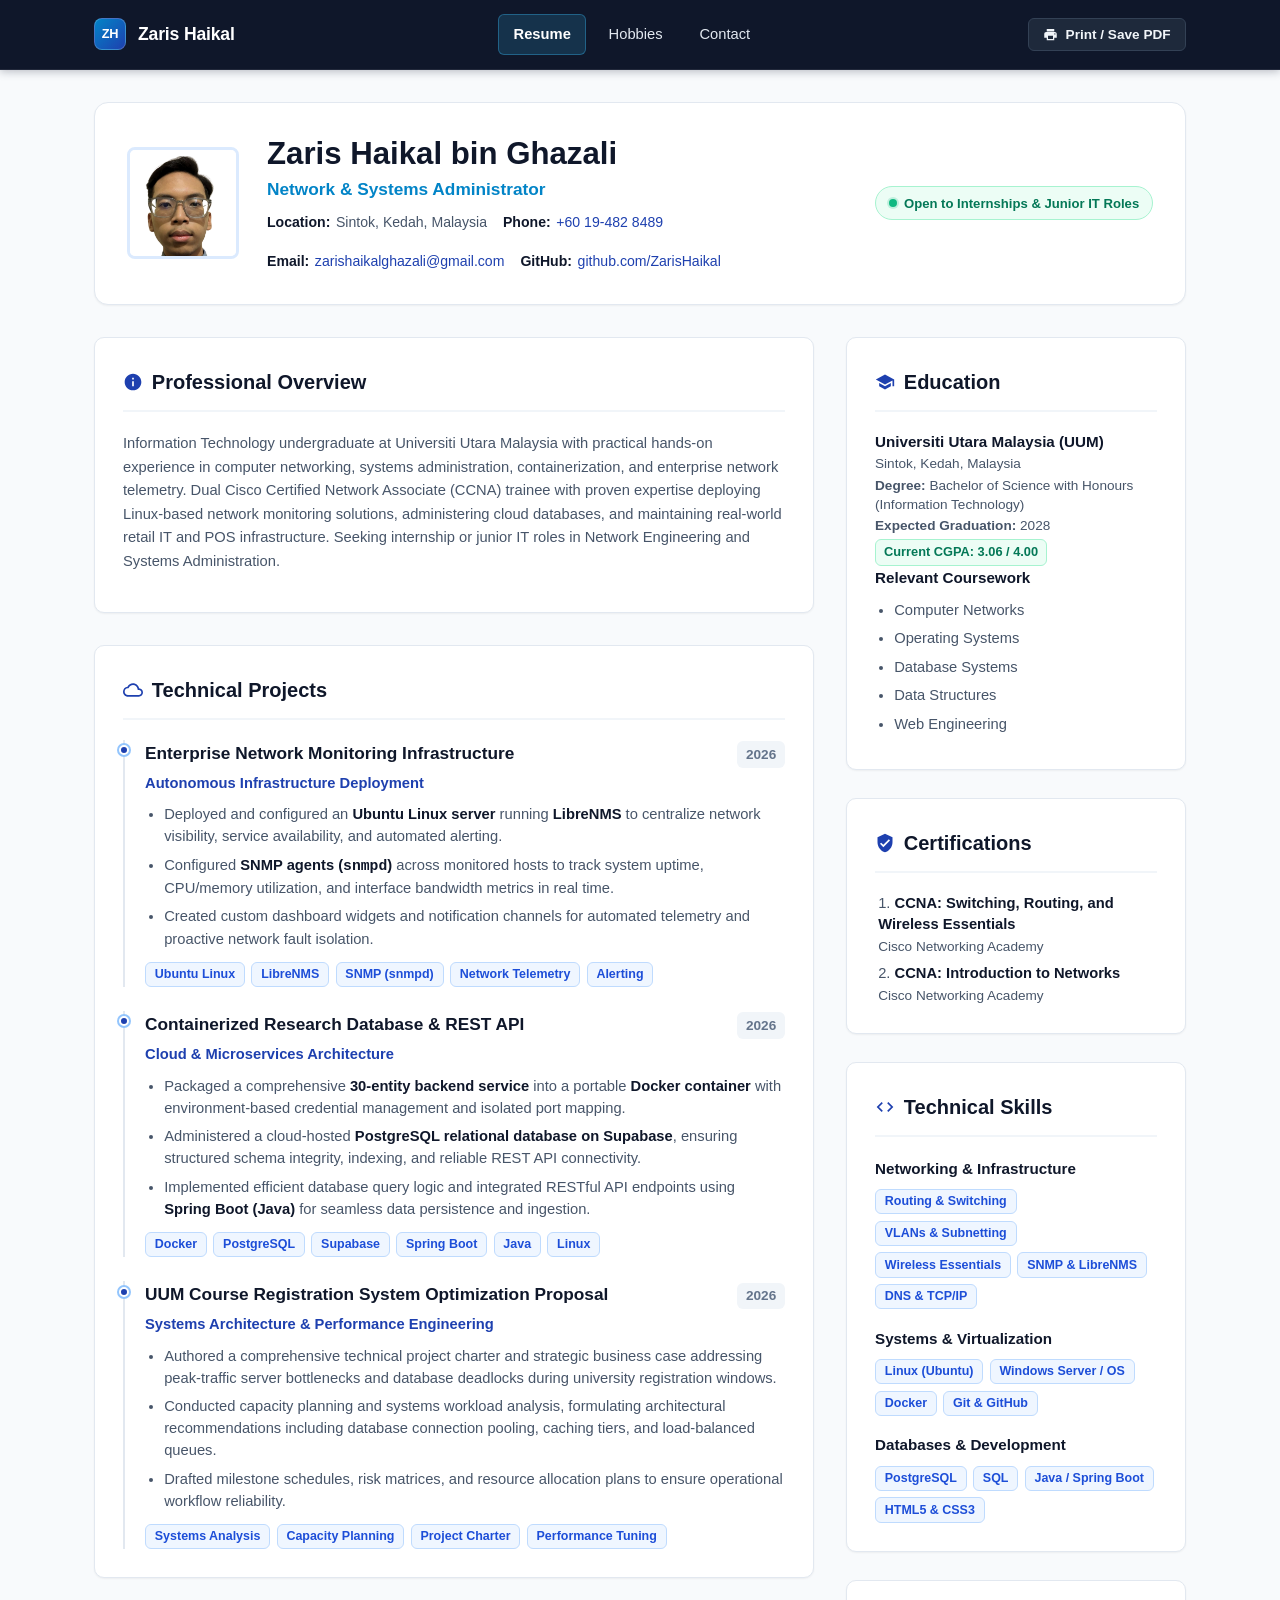
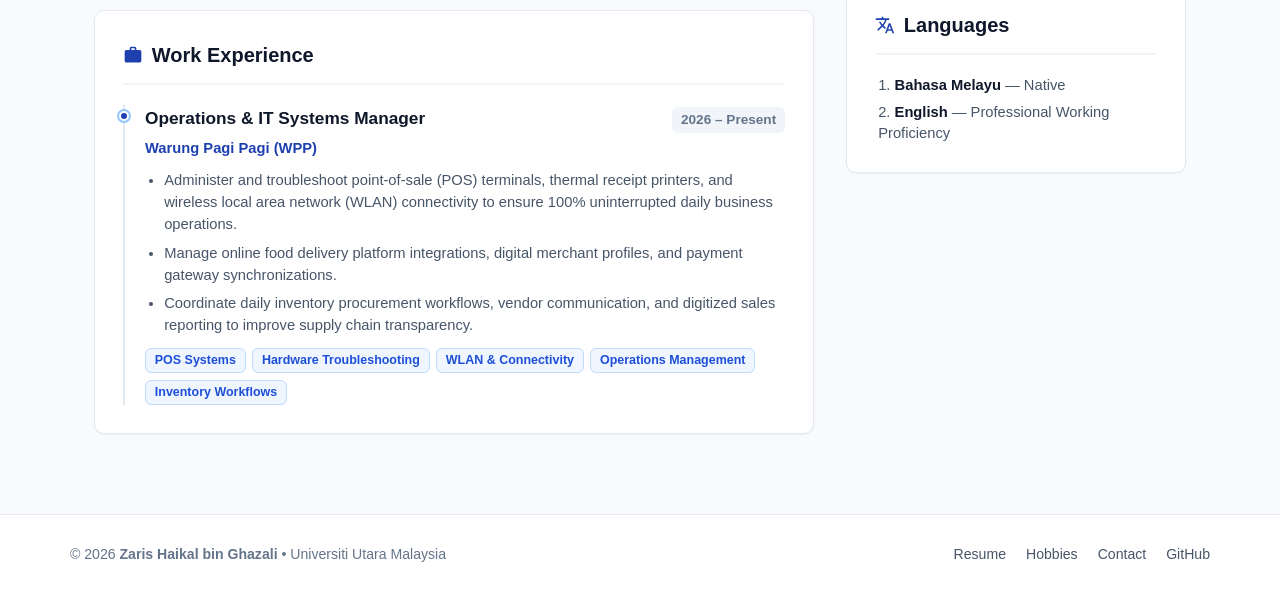
<file: index.html>
<!DOCTYPE html>
<html lang="en" xmlns:C="http://www.w3.org/1999/xhtml">
<head>
  <meta charset="UTF-8">
  <meta name="viewport" content="width=device-width, initial-scale=1.0">
  <meta name="description" content="Resume of Zaris Haikal bin Ghazali - Network & Systems Administrator candidate and IT undergraduate at Universiti Utara Malaysia (UUM).">
  <meta name="author" content="Zaris Haikal bin Ghazali">
  <title>Zaris Haikal bin Ghazali | Network & Systems Administrator Resume</title>
  <link rel="stylesheet" href="style.css">
</head>
<body>

  <!-- Sticky Top Navigation Bar -->
  <nav class="site-nav" aria-label="Main Navigation">
    <div class="nav-container">
      <div class="nav-top-row">
        <a href="index.html" class="nav-brand">
          <span class="nav-brand-badge" aria-hidden="true">ZH</span>
          <span>Zaris Haikal</span>
        </a>
      </div>
      <ul class="nav-links">
        <li><a href="index.html" class="nav-link active" aria-current="page">Resume</a></li>
        <li><a href="hobbies.html" class="nav-link">Hobbies</a></li>
        <li><a href="contact.html" class="nav-link">Contact</a></li>
      </ul>
      <div class="nav-actions">
        <button type="button" class="btn-print" onclick="window.print()" title="Print or save this resume as PDF" aria-label="Print or Save PDF">
          <svg viewBox="0 0 24 24" aria-hidden="true" focusable="false">
            <path d="M19 8H5c-1.66 0-3 1.34-3 3v6h4v4h12v-4h4v-6c0-1.66-1.34-3-3-3zm-3 11H8v-5h8v5zm3-7c-.55 0-1-.45-1-1s.45-1 1-1 1 .45 1 1-.45 1-1 1zm-1-9H6v4h12V3z"/>
          </svg>
          <span>Print / Save PDF</span>
        </button>
      </div>
    </div>
  </nav>

  <div class="page-container">

    <!-- Header Banner Card -->
    <header class="profile-banner">
      <div class="profile-main">
        <div class="avatar-wrapper">
          <img src="profile.jpg" alt="Zaris Haikal bin Ghazali" class="profile-avatar">
        </div>

        <div class="profile-intro">
          <h1>Zaris Haikal bin Ghazali</h1>
          <div class="target-role">Network &amp; Systems Administrator</div>
          <ul class="profile-meta-list">
            <li class="profile-meta-item">
              <strong>Location:</strong> Sintok, Kedah, Malaysia
            </li>
            <li class="profile-meta-item">
              <strong>Phone:</strong> <a href="tel:+60194828489">+60 19-482 8489</a>
            </li>
            <li class="profile-meta-item">
              <strong>Email:</strong> <a href="mailto:zarishaikalghazali@gmail.com">zarishaikalghazali@gmail.com</a>
            </li>
            <li class="profile-meta-item">
              <strong>GitHub:</strong> <a href="https://github.com/ZarisHaikal" target="_blank" rel="noopener noreferrer">github.com/ZarisHaikal</a>
            </li>
          </ul>
        </div>
      </div>

      <div class="profile-banner-actions">
        <span class="status-badge">
          <span class="status-dot"></span>
          Open to Internships &amp; Junior IT Roles
        </span>
      </div>
    </header>

    <!-- Two-Column Grid Layout: Main Content (Left) & Sidebar (Right) -->
    <div class="resume-grid">

      <!-- Left Column: Main Resume Content -->
      <main class="resume-main">

        <!-- Professional Summary Section -->
        <section class="card" aria-labelledby="summary-heading">
          <h2 id="summary-heading" class="card-title">
            <svg class="card-title-icon" viewBox="0 0 24 24" fill="currentColor" aria-hidden="true">
              <path d="M12 2C6.48 2 2 6.48 2 12s4.48 10 10 10 10-4.48 10-10S17.52 2 12 2zm1 15h-2v-6h2v6zm0-8h-2V7h2v2z"/>
            </svg>
            Professional Overview
          </h2>
          <p class="timeline-description">
            Information Technology undergraduate at Universiti Utara Malaysia with practical hands-on experience in computer networking, systems administration, containerization, and enterprise network telemetry. Dual Cisco Certified Network Associate (CCNA) trainee with proven expertise deploying Linux-based network monitoring solutions, administering cloud databases, and maintaining real-world retail IT and POS infrastructure. Seeking internship or junior IT roles in Network Engineering and Systems Administration.
          </p>
        </section>

        <!-- Technical Projects Section -->
        <section class="card" aria-labelledby="projects-heading">
          <h2 id="projects-heading" class="card-title">
            <svg class="card-title-icon" viewBox="0 0 24 24" fill="currentColor" aria-hidden="true">
              <path d="M19.35 10.04C18.67 6.59 15.64 4 12 4 9.11 4 6.6 5.64 5.35 8.04 2.34 8.36 0 10.91 0 14c0 3.31 2.69 6 6 6h13c2.76 0 5-2.24 5-5 0-2.64-2.05-4.78-4.65-4.96zM19 18H6c-2.21 0-4-1.79-4-4 0-2.05 1.53-3.76 3.56-3.97l1.07-.11.5-.95C8.08 7.14 9.94 6 12 6c2.62 0 4.88 1.86 5.39 4.43l.3 1.5 1.53.11c1.56.1 2.78 1.41 2.78 2.96 0 1.65-1.35 3-3 3z"/>
            </svg>
            Technical Projects
          </h2>

          <div class="timeline-list">

            <!-- Project 1 -->
            <article class="timeline-item">
              <div class="timeline-header">
                <h3 class="timeline-title">Enterprise Network Monitoring Infrastructure</h3>
                <span class="timeline-date">2026</span>
              </div>
              <div class="timeline-org">Autonomous Infrastructure Deployment</div>
              <ul class="timeline-bullets">
                <li>Deployed and configured an <strong>Ubuntu Linux server</strong> running <strong>LibreNMS</strong> to centralize network visibility, service availability, and automated alerting.</li>
                <li>Configured <strong>SNMP agents (<code>snmpd</code>)</strong> across monitored hosts to track system uptime, CPU/memory utilization, and interface bandwidth metrics in real time.</li>
                <li>Created custom dashboard widgets and notification channels for automated telemetry and proactive network fault isolation.</li>
              </ul>
              <div class="tag-group">
                <span class="tag">Ubuntu Linux</span>
                <span class="tag">LibreNMS</span>
                <span class="tag">SNMP (snmpd)</span>
                <span class="tag">Network Telemetry</span>
                <span class="tag">Alerting</span>
              </div>
            </article>

            <!-- Project 2 -->
            <article class="timeline-item">
              <div class="timeline-header">
                <h3 class="timeline-title">Containerized Research Database &amp; REST API</h3>
                <span class="timeline-date">2026</span>
              </div>
              <div class="timeline-org">Cloud &amp; Microservices Architecture</div>
              <ul class="timeline-bullets">
                <li>Packaged a comprehensive <strong>30-entity backend service</strong> into a portable <strong>Docker container</strong> with environment-based credential management and isolated port mapping.</li>
                <li>Administered a cloud-hosted <strong>PostgreSQL relational database on Supabase</strong>, ensuring structured schema integrity, indexing, and reliable REST API connectivity.</li>
                <li>Implemented efficient database query logic and integrated RESTful API endpoints using <strong>Spring Boot (Java)</strong> for seamless data persistence and ingestion.</li>
              </ul>
              <div class="tag-group">
                <span class="tag">Docker</span>
                <span class="tag">PostgreSQL</span>
                <span class="tag">Supabase</span>
                <span class="tag">Spring Boot</span>
                <span class="tag">Java</span>
                <span class="tag">Linux</span>
              </div>
            </article>

            <!-- Project 3 -->
            <article class="timeline-item">
              <div class="timeline-header">
                <h3 class="timeline-title">UUM Course Registration System Optimization Proposal</h3>
                <span class="timeline-date">2026</span>
              </div>
              <div class="timeline-org">Systems Architecture &amp; Performance Engineering</div>
              <ul class="timeline-bullets">
                <li>Authored a comprehensive technical project charter and strategic business case addressing peak-traffic server bottlenecks and database deadlocks during university registration windows.</li>
                <li>Conducted capacity planning and systems workload analysis, formulating architectural recommendations including database connection pooling, caching tiers, and load-balanced queues.</li>
                <li>Drafted milestone schedules, risk matrices, and resource allocation plans to ensure operational workflow reliability.</li>
              </ul>
              <div class="tag-group">
                <span class="tag">Systems Analysis</span>
                <span class="tag">Capacity Planning</span>
                <span class="tag">Project Charter</span>
                <span class="tag">Performance Tuning</span>
              </div>
            </article>

          </div>
        </section>

        <!-- Work Experience Section -->
        <section class="card" aria-labelledby="experience-heading">
          <h2 id="experience-heading" class="card-title">
            <svg class="card-title-icon" viewBox="0 0 24 24" fill="currentColor" aria-hidden="true">
              <path d="M20 6h-4V4c0-1.11-.89-2-2-2h-4c-1.11 0-2 .89-2 2v2H4c-1.11 0-1.99.89-1.99 2L2 19c0 1.11.89 2 2 2h16c1.11 0 2-.89 2-2V8c0-1.11-.89-2-2-2zm-6 0h-4V4h4v2z"/>
            </svg>
            Work Experience
          </h2>

          <div class="timeline-list">
            <article class="timeline-item">
              <div class="timeline-header">
                <h3 class="timeline-title">Operations &amp; IT Systems Manager</h3>
                <span class="timeline-date">2026 – Present</span>
              </div>
              <div class="timeline-org">Warung Pagi Pagi (WPP)</div>
              <ul class="timeline-bullets">
                <li>Administer and troubleshoot point-of-sale (POS) terminals, thermal receipt printers, and wireless local area network (WLAN) connectivity to ensure 100% uninterrupted daily business operations.</li>
                <li>Manage online food delivery platform integrations, digital merchant profiles, and payment gateway synchronizations.</li>
                <li>Coordinate daily inventory procurement workflows, vendor communication, and digitized sales reporting to improve supply chain transparency.</li>
              </ul>
              <div class="tag-group">
                <span class="tag">POS Systems</span>
                <span class="tag">Hardware Troubleshooting</span>
                <span class="tag">WLAN &amp; Connectivity</span>
                <span class="tag">Operations Management</span>
                <span class="tag">Inventory Workflows</span>
              </div>
            </article>
          </div>
        </section>

      </main>

      <!-- Right Column: Sidebar (Education, Certifications, Skills, Languages) -->
      <aside class="resume-sidebar" aria-label="Candidate Credentials and Skills">

        <!-- Education Card -->
        <section class="card" aria-labelledby="education-heading">
          <h2 id="education-heading" class="card-title">
            <svg class="card-title-icon" viewBox="0 0 24 24" fill="currentColor" aria-hidden="true">
              <path d="M5 13.18v4L12 21l7-3.82v-4L12 17l-7-3.82zM12 3L1 9l11 6 9-4.91V17h2V9L12 3z"/>
            </svg>
            Education
          </h2>
          <ul class="sidebar-list">
            <li>
              <div class="sidebar-item-header">Universiti Utara Malaysia (UUM)</div>
              <div class="sidebar-item-sub">Sintok, Kedah, Malaysia</div>
              <div class="sidebar-item-sub"><strong>Degree:</strong> Bachelor of Science with Honours (Information Technology)</div>
              <div class="sidebar-item-sub"><strong>Expected Graduation:</strong> 2028</div>
              <div><span class="sidebar-meta-tag">Current CGPA: 3.06 / 4.00</span></div>
            </li>
          </ul>

          <h3 class="card-subtitle">Relevant Coursework</h3>
          <ul class="timeline-bullets" style="margin-bottom: 0;">
            <li>Computer Networks</li>
            <li>Operating Systems</li>
            <li>Database Systems</li>
            <li>Data Structures</li>
            <li>Web Engineering</li>
          </ul>
        </section>

        <!-- Certifications Card -->
        <section class="card" aria-labelledby="certifications-heading">
          <h2 id="certifications-heading" class="card-title">
            <svg class="card-title-icon" viewBox="0 0 24 24" fill="currentColor" aria-hidden="true">
              <path d="M12 1L3 5v6c0 5.55 3.84 10.74 9 12 5.16-1.26 9-6.45 9-12V5l-9-4zm-2 16l-4-4 1.41-1.41L10 14.17l6.59-6.59L18 9l-8 8z"/>
            </svg>
            Certifications
          </h2>
          <ol class="styled-ol">
            <li>
              <strong>CCNA: Switching, Routing, and Wireless Essentials</strong>
              <div class="sidebar-item-sub">Cisco Networking Academy</div>
            </li>
            <li>
              <strong>CCNA: Introduction to Networks</strong>
              <div class="sidebar-item-sub">Cisco Networking Academy</div>
            </li>
          </ol>
        </section>

        <!-- Technical Skills Card -->
        <section class="card" aria-labelledby="skills-heading">
          <h2 id="skills-heading" class="card-title">
            <svg class="card-title-icon" viewBox="0 0 24 24" fill="currentColor" aria-hidden="true">
              <path d="M9.4 16.6L4.8 12l4.6-4.6L8 6l-6 6 6 6 1.4-1.4zm5.2 0l4.6-4.6-4.6-4.6L16 6l6 6-6 6-1.4-1.4z"/>
            </svg>
            Technical Skills
          </h2>

          <h3 class="card-subtitle">Networking &amp; Infrastructure</h3>
          <div class="tag-group">
            <span class="tag">Routing &amp; Switching</span>
            <span class="tag">VLANs &amp; Subnetting</span>
            <span class="tag">Wireless Essentials</span>
            <span class="tag">SNMP &amp; LibreNMS</span>
            <span class="tag">DNS &amp; TCP/IP</span>
          </div>

          <h3 class="card-subtitle">Systems &amp; Virtualization</h3>
          <div class="tag-group">
            <span class="tag">Linux (Ubuntu)</span>
            <span class="tag">Windows Server / OS</span>
            <span class="tag">Docker</span>
            <span class="tag">Git &amp; GitHub</span>
          </div>

          <h3 class="card-subtitle">Databases &amp; Development</h3>
          <div class="tag-group">
            <span class="tag">PostgreSQL</span>
            <span class="tag">SQL</span>
            <span class="tag">Java / Spring Boot</span>
            <span class="tag">HTML5 &amp; CSS3</span>
          </div>
        </section>

        <!-- Languages Card -->
        <section class="card" aria-labelledby="languages-heading">
          <h2 id="languages-heading" class="card-title">
            <svg class="card-title-icon" viewBox="0 0 24 24" fill="currentColor" aria-hidden="true">
              <path d="M12.87 15.07l-2.54-2.51.03-.03c1.74-1.94 2.98-4.17 3.71-6.53H17V4h-7V2H8v2H1v1.99h11.17C11.5 7.92 10.44 9.75 9 11.35 8.07 10.32 7.3 9.19 6.69 8h-2c.73 1.63 1.73 3.17 2.98 4.56l-5.09 5.02L4 19l5-5 3.11 3.11.76-2.04zM18.5 10h-2L12 22h2l1.12-3h4.75L21 22h2l-4.5-12zm-2.62 7l1.62-4.33L19.12 17h-3.24z"/>
            </svg>
            Languages
          </h2>
          <ol class="styled-ol">
            <li>
              <strong>Bahasa Melayu</strong> &mdash; Native
            </li>
            <li>
              <strong>English</strong> &mdash; Professional Working Proficiency
            </li>
          </ol>
        </section>

      </aside>

    </div>

  </div>

  <!-- Shared Footer -->
  <footer class="site-footer">
    <div class="footer-container">
      <div>
        &copy; 2026 <strong>Zaris Haikal bin Ghazali</strong> &bull; Universiti Utara Malaysia
      </div>
      <ul class="footer-links">
        <li><a href="index.html">Resume</a></li>
        <li><a href="hobbies.html">Hobbies</a></li>
        <li><a href="contact.html">Contact</a></li>
        <li><a href="https://github.com/ZarisHaikal" target="_blank" rel="noopener noreferrer">GitHub</a></li>
      </ul>
    </div>
  </footer>

</body>
</html>
</file>
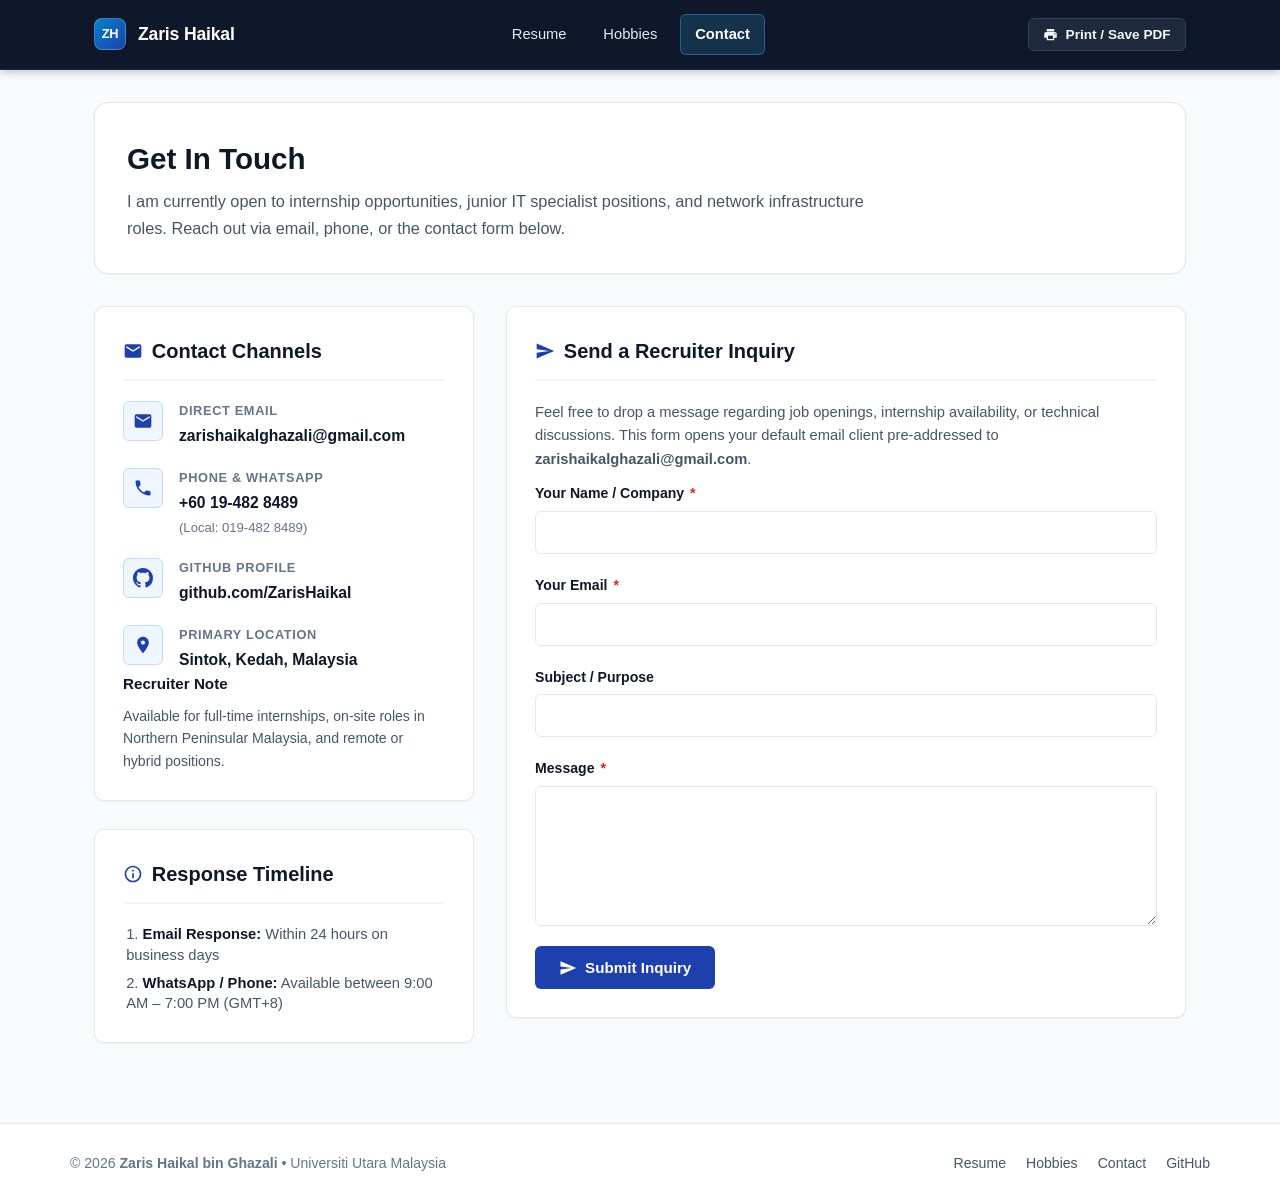
<file: contact.html>
<!DOCTYPE html>
<html lang="en">
<head>
  <meta charset="UTF-8">
  <meta name="viewport" content="width=device-width, initial-scale=1.0">
  <meta name="description" content="Contact Zaris Haikal bin Ghazali - Network & Systems Administrator candidate for internships, junior IT roles, and networking projects.">
  <meta name="author" content="Zaris Haikal bin Ghazali">
  <title>Contact &amp; Inquiry | Zaris Haikal bin Ghazali</title>
  <link rel="stylesheet" href="style.css">
</head>
<body>

  <!-- Sticky Top Navigation Bar -->
  <nav class="site-nav" aria-label="Main Navigation">
    <div class="nav-container">
      <div class="nav-top-row">
        <a href="index.html" class="nav-brand">
          <span class="nav-brand-badge" aria-hidden="true">ZH</span>
          <span>Zaris Haikal</span>
        </a>
      </div>
      <ul class="nav-links">
        <li><a href="index.html" class="nav-link">Resume</a></li>
        <li><a href="hobbies.html" class="nav-link">Hobbies</a></li>
        <li><a href="contact.html" class="nav-link active" aria-current="page">Contact</a></li>
      </ul>
      <div class="nav-actions">
        <button type="button" class="btn-print" onclick="window.print()" title="Print this page" aria-label="Print Page">
          <svg viewBox="0 0 24 24" aria-hidden="true" focusable="false">
            <path d="M19 8H5c-1.66 0-3 1.34-3 3v6h4v4h12v-4h4v-6c0-1.66-1.34-3-3-3zm-3 11H8v-5h8v5zm3-7c-.55 0-1-.45-1-1s.45-1 1-1 1 .45 1 1-.45 1-1 1zm-1-9H6v4h12V3z"/>
          </svg>
          <span>Print / Save PDF</span>
        </button>
      </div>
    </div>
  </nav>

  <div class="page-container">

    <!-- Page Header Intro -->
    <header class="page-intro-header">
      <h1>Get In Touch</h1>
      <p>
        I am currently open to internship opportunities, junior IT specialist positions, and network infrastructure roles. Reach out via email, phone, or the contact form below.
      </p>
    </header>

    <!-- Two-Column Contact Layout -->
    <main>
      <div class="contact-grid">

        <!-- Left Column: Direct Contact Details & Availability -->
        <aside class="resume-sidebar" aria-label="Contact Information">

          <section class="card" aria-labelledby="contact-details-heading">
            <h2 id="contact-details-heading" class="card-title">
              <svg class="card-title-icon" viewBox="0 0 24 24" fill="currentColor" aria-hidden="true">
                <path d="M20 4H4c-1.1 0-1.99.9-1.99 2L2 18c0 1.1.9 2 2 2h16c1.1 0 2-.9 2-2V6c0-1.1-.9-2-2-2zm0 4l-8 5-8-5V6l8 5 8-5v2z"/>
              </svg>
              Contact Channels
            </h2>

            <ul class="contact-info-list">

              <!-- Email -->
              <li class="contact-info-item">
                <div class="contact-item-icon" aria-hidden="true">
                  <svg viewBox="0 0 24 24">
                    <path d="M20 4H4c-1.1 0-1.99.9-1.99 2L2 18c0 1.1.9 2 2 2h16c1.1 0 2-.9 2-2V6c0-1.1-.9-2-2-2zm0 4l-8 5-8-5V6l8 5 8-5v2z"/>
                  </svg>
                </div>
                <div class="contact-item-content">
                  <span class="contact-label">Direct Email</span>
                  <a href="mailto:zarishaikalghazali@gmail.com" class="contact-value">zarishaikalghazali@gmail.com</a>
                </div>
              </li>

              <!-- Phone / WhatsApp -->
              <li class="contact-info-item">
                <div class="contact-item-icon" aria-hidden="true">
                  <svg viewBox="0 0 24 24">
                    <path d="M6.62 10.79c1.44 2.83 3.76 5.14 6.59 6.59l2.2-2.2c.27-.27.67-.36 1.02-.24 1.12.37 2.33.57 3.57.57.55 0 1 .45 1 1V20c0 .55-.45 1-1 1-9.39 0-17-7.61-17-17 0-.55.45-1 1-1h3.5c.55 0 1 .45 1 1 0 1.25.2 2.45.57 3.57.11.35.03.74-.25 1.02l-2.2 2.2z"/>
                  </svg>
                </div>
                <div class="contact-item-content">
                  <span class="contact-label">Phone &amp; WhatsApp</span>
                  <a href="tel:+60194828489" class="contact-value">+60 19-482 8489</a>
                  <span style="font-size: 0.82rem; color: var(--text-subtle); margin-top: 2px;">(Local: 019-482 8489)</span>
                </div>
              </li>

              <!-- GitHub Profile -->
              <li class="contact-info-item">
                <div class="contact-item-icon" aria-hidden="true">
                  <svg viewBox="0 0 24 24">
                    <path d="M12 0C5.37 0 0 5.37 0 12c0 5.31 3.435 9.795 8.205 11.385.6.105.825-.255.825-.57 0-.285-.015-1.23-.015-2.235-3.015.555-3.795-.735-4.035-1.41-.135-.345-.72-1.41-1.23-1.695-.42-.225-1.02-.78-.015-.795.945-.015 1.62.87 1.845 1.23 1.08 1.815 2.805 1.305 3.495.99.105-.78.42-1.305.765-1.605-2.67-.3-5.46-1.335-5.46-5.925 0-1.305.465-2.385 1.23-3.225-.12-.3-.54-1.53.12-3.18 0 0 1.005-.315 3.3 1.23.96-.27 1.98-.405 3-.405s2.04.135 3 .405c2.295-1.56 3.3-1.23 3.3-1.23.66 1.65.24 2.88.12 3.18.765.84 1.23 1.905 1.23 3.225 0 4.605-2.805 5.625-5.475 5.925.435.375.81 1.095.81 2.22 0 1.605-.015 2.895-.015 3.3 0 .315.225.69.825.57A12.02 12.02 0 0024 12c0-6.63-5.37-12-12-12z"/>
                  </svg>
                </div>
                <div class="contact-item-content">
                  <span class="contact-label">GitHub Profile</span>
                  <a href="https://github.com/ZarisHaikal" target="_blank" rel="noopener noreferrer" class="contact-value">github.com/ZarisHaikal</a>
                </div>
              </li>

              <!-- Location -->
              <li class="contact-info-item">
                <div class="contact-item-icon" aria-hidden="true">
                  <svg viewBox="0 0 24 24">
                    <path d="M12 2C8.13 2 5 5.13 5 9c0 5.25 7 13 7 13s7-7.75 7-13c0-3.87-3.13-7-7-7zm0 9.5c-1.38 0-2.5-1.12-2.5-2.5s1.12-2.5 2.5-2.5 2.5 1.12 2.5 2.5-1.12 2.5-2.5 2.5z"/>
                  </svg>
                </div>
                <div class="contact-item-content">
                  <span class="contact-label">Primary Location</span>
                  <span class="contact-value">Sintok, Kedah, Malaysia</span>
                </div>
              </li>

            </ul>

            <h3 class="card-subtitle">Recruiter Note</h3>
            <p class="timeline-description" style="font-size: 0.88rem; margin-bottom: 0;">
              Available for full-time internships, on-site roles in Northern Peninsular Malaysia, and remote or hybrid positions.
            </p>
          </section>

          <!-- Quick FAQ / Info Card -->
          <section class="card" aria-labelledby="quick-info-heading">
            <h2 id="quick-info-heading" class="card-title">
              <svg class="card-title-icon" viewBox="0 0 24 24" fill="currentColor" aria-hidden="true">
                <path d="M11 17h2v-6h-2v6zm1-15C6.48 2 2 6.48 2 12s4.48 10 10 10 10-4.48 10-10S17.52 2 12 2zm0 18c-4.41 0-8-3.59-8-8s3.59-8 8-8 8 3.59 8 8-3.59 8-8 8zM11 9h2V7h-2v2z"/>
              </svg>
              Response Timeline
            </h2>
            <ol class="styled-ol">
              <li><strong>Email Response:</strong> Within 24 hours on business days</li>
              <li><strong>WhatsApp / Phone:</strong> Available between 9:00 AM &ndash; 7:00 PM (GMT+8)</li>
            </ol>
          </section>

        </aside>

        <!-- Right Column: Recruiter Inquiry Form -->
        <section class="card" aria-labelledby="inquiry-form-heading">
          <h2 id="inquiry-form-heading" class="card-title">
            <svg class="card-title-icon" viewBox="0 0 24 24" fill="currentColor" aria-hidden="true">
              <path d="M2.01 21L23 12 2.01 3 2 10l15 2-15 2z"/>
            </svg>
            Send a Recruiter Inquiry
          </h2>
          <p class="timeline-description">
            Feel free to drop a message regarding job openings, internship availability, or technical discussions. This form opens your default email client pre-addressed to <strong>zarishaikalghazali@gmail.com</strong>.
          </p>

          <form action="mailto:zarishaikalghazali@gmail.com" method="POST" enctype="text/plain" class="contact-form">

            <div class="form-group">
              <label for="contact-name" class="form-label">Your Name / Company <span class="required" aria-hidden="true">*</span></label>
              <input type="text" id="contact-name" name="name" class="form-input" required>
            </div>

            <div class="form-group">
              <label for="contact-email" class="form-label">Your Email <span class="required" aria-hidden="true">*</span></label>
              <input type="email" id="contact-email" name="email" class="form-input" required>
            </div>

            <div class="form-group">
              <label for="contact-subject" class="form-label">Subject / Purpose</label>
              <input type="text" id="contact-subject" name="subject" class="form-input">
            </div>

            <div class="form-group">
              <label for="contact-message" class="form-label">Message <span class="required" aria-hidden="true">*</span></label>
              <textarea id="contact-message" name="message" class="form-textarea" required></textarea>
            </div>

            <button type="submit" class="btn-primary">
              <svg viewBox="0 0 24 24" style="width: 18px; height: 18px; fill: currentColor;" aria-hidden="true">
                <path d="M2.01 21L23 12 2.01 3 2 10l15 2-15 2z"/>
              </svg>
              <span>Submit Inquiry</span>
            </button>

          </form>
        </section>

      </div>
    </main>

  </div>

  <!-- Shared Footer -->
  <footer class="site-footer">
    <div class="footer-container">
      <div>
        &copy; 2026 <strong>Zaris Haikal bin Ghazali</strong> &bull; Universiti Utara Malaysia
      </div>
      <ul class="footer-links">
        <li><a href="index.html">Resume</a></li>
        <li><a href="hobbies.html">Hobbies</a></li>
        <li><a href="contact.html">Contact</a></li>
        <li><a href="https://github.com/ZarisHaikal" target="_blank" rel="noopener noreferrer">GitHub</a></li>
      </ul>
    </div>
  </footer>

</body>
</html>
</file>
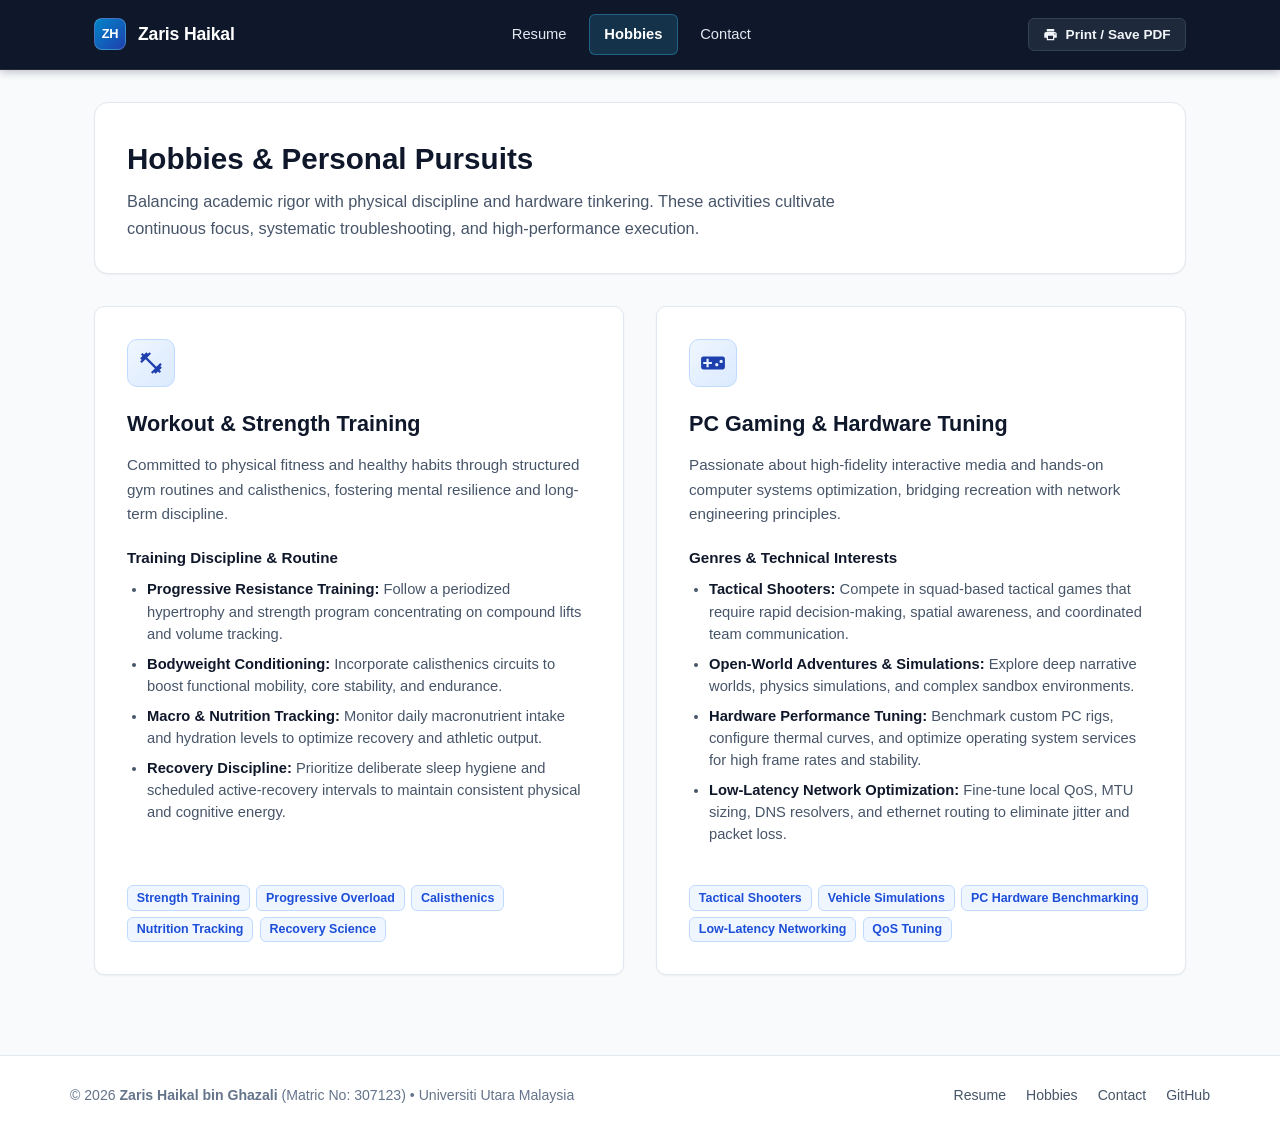
<file: hobbies.html>
<!DOCTYPE html>
<html lang="en">
<head>
  <meta charset="UTF-8">
  <meta name="viewport" content="width=device-width, initial-scale=1.0">
  <meta name="description" content="Hobbies & Lifestyle of Zaris Haikal bin Ghazali - Workout, Strength Training, PC Hardware Tuning, and Gaming.">
  <meta name="author" content="Zaris Haikal bin Ghazali">
  <title>Hobbies &amp; Lifestyle | Zaris Haikal bin Ghazali</title>
  <link rel="stylesheet" href="style.css">
</head>
<body>

  <!-- Sticky Top Navigation Bar -->
  <nav class="site-nav" aria-label="Main Navigation">
    <div class="nav-container">
      <div class="nav-top-row">
        <a href="index.html" class="nav-brand">
          <span class="nav-brand-badge" aria-hidden="true">ZH</span>
          <span>Zaris Haikal</span>
        </a>
      </div>
      <ul class="nav-links">
        <li><a href="index.html" class="nav-link">Resume</a></li>
        <li><a href="hobbies.html" class="nav-link active" aria-current="page">Hobbies</a></li>
        <li><a href="contact.html" class="nav-link">Contact</a></li>
      </ul>
      <div class="nav-actions">
        <button type="button" class="btn-print" onclick="window.print()" title="Print this page" aria-label="Print Page">
          <svg viewBox="0 0 24 24" aria-hidden="true" focusable="false">
            <path d="M19 8H5c-1.66 0-3 1.34-3 3v6h4v4h12v-4h4v-6c0-1.66-1.34-3-3-3zm-3 11H8v-5h8v5zm3-7c-.55 0-1-.45-1-1s.45-1 1-1 1 .45 1 1-.45 1-1 1zm-1-9H6v4h12V3z"/>
          </svg>
          <span>Print / Save PDF</span>
        </button>
      </div>
    </div>
  </nav>

  <div class="page-container">

    <!-- Page Header Intro -->
    <header class="page-intro-header">
      <h1>Hobbies &amp; Personal Pursuits</h1>
      <p>
        Balancing academic rigor with physical discipline and hardware tinkering. These activities cultivate continuous focus, systematic troubleshooting, and high-performance execution.
      </p>
    </header>

    <!-- Two-Card Layout for Hobbies -->
    <main>
      <section class="hobbies-grid" aria-labelledby="hobbies-section-heading">
        <h2 id="hobbies-section-heading" class="visually-hidden" style="position: absolute; width: 1px; height: 1px; padding: 0; margin: -1px; overflow: hidden; clip: rect(0, 0, 0, 0); border: 0;">Hobbies &amp; Lifestyle Highlights</h2>

        <!-- Hobby Card 1: Workout & Strength Training -->
        <article class="hobby-card">
          <div class="hobby-icon-wrapper" aria-hidden="true">
            <svg viewBox="0 0 24 24">
              <path d="M20.57 14.86L22 13.43 20.57 12 17 15.57 8.43 7 12 3.43 10.57 2 9.14 3.43 7.71 2 5.57 4.14 4.14 2.71 2.71 4.14l1.43 1.43L2 7.71l1.43 1.43L2 10.57 3.43 12 7 8.43 15.57 17 12 20.57 13.43 22l1.43-1.43L16.29 22l2.14-2.14 1.43 1.43 1.43-1.43-1.43-1.43L22 16.29z"/>
            </svg>
          </div>
          <h3 class="hobby-title">Workout &amp; Strength Training</h3>
          <p class="hobby-text">
            Committed to physical fitness and healthy habits through structured gym routines and calisthenics, fostering mental resilience and long-term discipline.
          </p>

          <h4 class="card-subtitle">Training Discipline &amp; Routine</h4>
          <ul class="hobby-highlights">
            <li><strong>Progressive Resistance Training:</strong> Follow a periodized hypertrophy and strength program concentrating on compound lifts and volume tracking.</li>
            <li><strong>Bodyweight Conditioning:</strong> Incorporate calisthenics circuits to boost functional mobility, core stability, and endurance.</li>
            <li><strong>Macro &amp; Nutrition Tracking:</strong> Monitor daily macronutrient intake and hydration levels to optimize recovery and athletic output.</li>
            <li><strong>Recovery Discipline:</strong> Prioritize deliberate sleep hygiene and scheduled active-recovery intervals to maintain consistent physical and cognitive energy.</li>
          </ul>

          <div class="tag-group">
            <span class="tag">Strength Training</span>
            <span class="tag">Progressive Overload</span>
            <span class="tag">Calisthenics</span>
            <span class="tag">Nutrition Tracking</span>
            <span class="tag">Recovery Science</span>
          </div>
        </article>

        <!-- Hobby Card 2: PC Gaming & Systems Optimization -->
        <article class="hobby-card">
          <div class="hobby-icon-wrapper" aria-hidden="true">
            <svg viewBox="0 0 24 24">
              <path d="M21 6H3c-1.1 0-2 .9-2 2v8c0 1.1.9 2 2 2h18c1.1 0 2-.9 2-2V8c0-1.1-.9-2-2-2zm-10 7H8v3H6v-3H3v-2h3V8h2v3h3v2zm4.5 2c-.83 0-1.5-.67-1.5-1.5s.67-1.5 1.5-1.5 1.5.67 1.5 1.5-.67 1.5-1.5 1.5zm4-3c-.83 0-1.5-.67-1.5-1.5S18.67 9 19.5 9s1.5.67 1.5 1.5-.67 1.5-1.5 1.5z"/>
            </svg>
          </div>
          <h3 class="hobby-title">PC Gaming &amp; Hardware Tuning</h3>
          <p class="hobby-text">
            Passionate about high-fidelity interactive media and hands-on computer systems optimization, bridging recreation with network engineering principles.
          </p>

          <h4 class="card-subtitle">Genres &amp; Technical Interests</h4>
          <ul class="hobby-highlights">
            <li><strong>Tactical Shooters:</strong> Compete in squad-based tactical games that require rapid decision-making, spatial awareness, and coordinated team communication.</li>
            <li><strong>Open-World Adventures &amp; Simulations:</strong> Explore deep narrative worlds, physics simulations, and complex sandbox environments.</li>
            <li><strong>Hardware Performance Tuning:</strong> Benchmark custom PC rigs, configure thermal curves, and optimize operating system services for high frame rates and stability.</li>
            <li><strong>Low-Latency Network Optimization:</strong> Fine-tune local QoS, MTU sizing, DNS resolvers, and ethernet routing to eliminate jitter and packet loss.</li>
          </ul>

          <div class="tag-group">
            <span class="tag">Tactical Shooters</span>
            <span class="tag">Vehicle Simulations</span>
            <span class="tag">PC Hardware Benchmarking</span>
            <span class="tag">Low-Latency Networking</span>
            <span class="tag">QoS Tuning</span>
          </div>
        </article>

      </section>
    </main>

  </div>

  <!-- Shared Footer -->
  <footer class="site-footer">
    <div class="footer-container">
      <div>
        &copy; 2026 <strong>Zaris Haikal bin Ghazali</strong> (Matric No: 307123) &bull; Universiti Utara Malaysia
      </div>
      <ul class="footer-links">
        <li><a href="index.html">Resume</a></li>
        <li><a href="hobbies.html">Hobbies</a></li>
        <li><a href="contact.html">Contact</a></li>
        <li><a href="https://github.com/ZarisHaikal" target="_blank" rel="noopener noreferrer">GitHub</a></li>
      </ul>
    </div>
  </footer>

</body>
</html>
</file>
<file: style.css>
/* ==========================================================================
   Shared Responsive Stylesheet - Zaris Haikal bin Ghazali Portfolio Resume
   ========================================================================== */

:root {
  --font-family: -apple-system, BlinkMacSystemFont, "Segoe UI", Roboto, "Helvetica Neue", Arial, sans-serif;
  --bg-color: #f8fafc;
  --card-bg: #ffffff;
  --nav-bg: #0f172a;
  --nav-text: #e2e8f0;
  --nav-active: #38bdf8;
  --primary: #1e40af;
  --primary-hover: #1d4ed8;
  --primary-soft: #dbeafe;
  --accent: #0284c7;
  --text-main: #0f172a;
  --text-muted: #475569;
  --text-subtle: #64748b;
  --border-color: #e2e8f0;
  --border-focus: #3b82f6;
  --tag-bg: #eff6ff;
  --tag-border: #bfdbfe;
  --tag-text: #1d4ed8;
  --shadow-sm: 0 1px 2px 0 rgba(0, 0, 0, 0.05);
  --shadow-md: 0 4px 6px -1px rgba(0, 0, 0, 0.07), 0 2px 4px -2px rgba(0, 0, 0, 0.05);
  --shadow-lg: 0 10px 15px -3px rgba(0, 0, 0, 0.08), 0 4px 6px -4px rgba(0, 0, 0, 0.04);
  --radius-sm: 6px;
  --radius-md: 10px;
  --radius-lg: 14px;
  --radius-full: 9999px;
  --max-width: 1140px;
}

*, *::before, *::after {
  box-sizing: border-box;
  margin: 0;
  padding: 0;
}

html {
  font-size: 16px;
  scroll-behavior: smooth;
}

body {
  font-family: var(--font-family);
  background-color: var(--bg-color);
  color: var(--text-main);
  line-height: 1.6;
  -webkit-font-smoothing: antialiased;
  min-height: 100vh;
  display: flex;
  flex-direction: column;
}

/* ==========================================================================
   Sticky Navigation Bar
   ========================================================================== */
.site-nav {
  position: sticky;
  top: 0;
  z-index: 1000;
  background-color: var(--nav-bg);
  box-shadow: 0 2px 8px rgba(15, 23, 42, 0.25);
  border-bottom: 1px solid rgba(255, 255, 255, 0.08);
}

.nav-container {
  max-width: var(--max-width);
  margin: 0 auto;
  padding: 0.85rem 1.5rem;
  display: flex;
  align-items: center;
  justify-content: space-between;
  gap: 1rem;
}

.nav-brand {
  display: flex;
  align-items: center;
  gap: 0.75rem;
  text-decoration: none;
  color: #ffffff;
  font-weight: 700;
  font-size: 1.1rem;
  letter-spacing: -0.01em;
}

.nav-brand:hover {
  color: var(--nav-active);
}

.nav-brand-badge {
  display: inline-flex;
  align-items: center;
  justify-content: center;
  width: 32px;
  height: 32px;
  background: linear-gradient(135deg, #0284c7 0%, #1e40af 100%);
  color: #ffffff;
  font-size: 0.8rem;
  font-weight: 800;
  border-radius: 8px;
  border: 1px solid rgba(255, 255, 255, 0.2);
}

.nav-links {
  display: flex;
  align-items: center;
  list-style: none;
  gap: 0.5rem;
}

.nav-link {
  display: inline-block;
  padding: 0.5rem 0.9rem;
  color: var(--nav-text);
  text-decoration: none;
  font-size: 0.92rem;
  font-weight: 500;
  border-radius: var(--radius-sm);
  transition: all 0.2s ease;
}

.nav-link:hover {
  color: #ffffff;
  background-color: rgba(255, 255, 255, 0.08);
}

.nav-link.active {
  color: #ffffff;
  background-color: rgba(56, 189, 248, 0.16);
  border: 1px solid rgba(56, 189, 248, 0.35);
  font-weight: 600;
}

.nav-actions {
  display: flex;
  align-items: center;
  gap: 0.75rem;
}

.btn-print {
  display: inline-flex;
  align-items: center;
  gap: 0.45rem;
  background: #1e293b;
  color: #f1f5f9;
  border: 1px solid #334155;
  padding: 0.48rem 0.9rem;
  border-radius: var(--radius-sm);
  font-size: 0.85rem;
  font-weight: 600;
  cursor: pointer;
  transition: all 0.2s ease;
}

.btn-print:hover {
  background: #334155;
  border-color: #64748b;
  color: #ffffff;
}

.btn-print svg {
  width: 15px;
  height: 15px;
  fill: currentColor;
}

/* ==========================================================================
   Main Layout & Container
   ========================================================================== */
.page-container {
  max-width: var(--max-width);
  margin: 2rem auto;
  padding: 0 1.5rem;
  width: 100%;
  flex: 1;
}

/* Header Banner Card */
.profile-banner {
  background: var(--card-bg);
  border: 1px solid var(--border-color);
  border-radius: var(--radius-lg);
  padding: 2rem;
  margin-bottom: 2rem;
  box-shadow: var(--shadow-sm);
  display: flex;
  align-items: center;
  justify-content: space-between;
  gap: 2rem;
}

.profile-main {
  display: flex;
  align-items: center;
  gap: 1.75rem;
}

.avatar-wrapper {
  flex-shrink: 0;
  width: 112px;
  height: 112px;
}

.avatar-svg, .avatar-img {
  width: 100%;
  height: 100%;
  border-radius: 50%;
  box-shadow: var(--shadow-md);
  display: block;
}

.avatar-img {
  object-fit: cover;
  border: 3px solid #ffffff;
  box-shadow: 0 0 0 2px var(--border-color);
}

.profile-avatar {
  width: 112px;
  height: 112px;
  border-radius: 8px;
  object-fit: cover;
  object-position: center 15%;
  flex-shrink: 0;
  border: 3px solid var(--primary-soft);
}

.profile-intro h1 {
  font-size: 1.95rem;
  font-weight: 800;
  color: var(--text-main);
  line-height: 1.2;
  margin-bottom: 0.25rem;
}

.profile-intro .target-role {
  font-size: 1.08rem;
  font-weight: 600;
  color: var(--accent);
  margin-bottom: 0.45rem;
}

.profile-meta-list {
  display: flex;
  flex-wrap: wrap;
  gap: 1rem;
  list-style: none;
  font-size: 0.88rem;
  color: var(--text-muted);
}

.profile-meta-item {
  display: inline-flex;
  align-items: center;
  gap: 0.35rem;
}

.profile-meta-item strong {
  color: var(--text-main);
}

.profile-meta-item a {
  color: var(--primary);
  text-decoration: none;
  font-weight: 500;
}

.profile-meta-item a:hover {
  text-decoration: underline;
}

.profile-banner-actions {
  display: flex;
  flex-direction: column;
  gap: 0.65rem;
  align-items: flex-end;
  flex-shrink: 0;
}

.status-badge {
  display: inline-flex;
  align-items: center;
  gap: 0.45rem;
  background-color: #ecfdf5;
  color: #047857;
  border: 1px solid #a7f3d0;
  padding: 0.35rem 0.8rem;
  border-radius: var(--radius-full);
  font-size: 0.82rem;
  font-weight: 600;
  white-space: nowrap;
}

.status-dot {
  width: 8px;
  height: 8px;
  background-color: #10b981;
  border-radius: 50%;
  display: inline-block;
  box-shadow: 0 0 0 2px rgba(16, 185, 129, 0.2);
}

/* ==========================================================================
   Two-Column Resume Grid (index.html)
   ========================================================================== */
.resume-grid {
  display: grid;
  grid-template-columns: 1fr 340px;
  gap: 2rem;
  align-items: start;
}

.resume-main {
  display: flex;
  flex-direction: column;
  gap: 2rem;
}

.resume-sidebar {
  display: flex;
  flex-direction: column;
  gap: 1.75rem;
}

/* Card Component */
.card {
  background: var(--card-bg);
  border: 1px solid var(--border-color);
  border-radius: var(--radius-md);
  padding: 1.75rem;
  box-shadow: var(--shadow-sm);
  transition: box-shadow 0.2s ease;
}

.card:hover {
  box-shadow: var(--shadow-md);
}

.card-title {
  display: flex;
  align-items: center;
  gap: 0.55rem;
  font-size: 1.25rem;
  font-weight: 700;
  color: var(--text-main);
  padding-bottom: 0.75rem;
  margin-bottom: 1.25rem;
  border-bottom: 2px solid #f1f5f9;
}

.card-title-icon {
  width: 20px;
  height: 20px;
  color: var(--primary);
  flex-shrink: 0;
}

.card-subtitle {
  font-size: 0.95rem;
  font-weight: 700;
  color: var(--text-main);
  margin-top: 1.1rem;
  margin-bottom: 0.5rem;
}

.card-subtitle:first-of-type {
  margin-top: 0;
}

/* Timeline & Article Items */
.timeline-list {
  display: flex;
  flex-direction: column;
  gap: 1.5rem;
}

.timeline-item {
  position: relative;
  padding-left: 1.25rem;
  border-left: 2px solid #e2e8f0;
}

.timeline-item::before {
  content: "";
  position: absolute;
  left: -6px;
  top: 0.35rem;
  width: 10px;
  height: 10px;
  border-radius: 50%;
  background: var(--primary);
  border: 2px solid #ffffff;
  box-shadow: 0 0 0 2px #93c5fd;
}

.timeline-header {
  display: flex;
  justify-content: space-between;
  align-items: baseline;
  flex-wrap: wrap;
  gap: 0.4rem;
  margin-bottom: 0.25rem;
}

.timeline-title {
  font-size: 1.08rem;
  font-weight: 700;
  color: var(--text-main);
}

.timeline-date {
  font-size: 0.85rem;
  font-weight: 600;
  color: var(--text-subtle);
  background: #f1f5f9;
  padding: 0.15rem 0.55rem;
  border-radius: var(--radius-sm);
}

.timeline-org {
  font-size: 0.92rem;
  font-weight: 600;
  color: var(--primary);
  margin-bottom: 0.5rem;
}

.timeline-description {
  font-size: 0.92rem;
  color: var(--text-muted);
  margin-bottom: 0.65rem;
}

.timeline-bullets {
  list-style-position: outside;
  margin-left: 1.2rem;
  margin-bottom: 0.75rem;
  font-size: 0.92rem;
  color: var(--text-muted);
}

.timeline-bullets li {
  margin-bottom: 0.4rem;
  line-height: 1.5;
}

.timeline-bullets li strong {
  color: var(--text-main);
}

/* Tag / Badge System */
.tag-group {
  display: flex;
  flex-wrap: wrap;
  gap: 0.4rem;
  margin-top: 0.5rem;
}

.tag {
  display: inline-block;
  background-color: var(--tag-bg);
  color: var(--tag-text);
  border: 1px solid var(--tag-border);
  font-size: 0.78rem;
  font-weight: 600;
  padding: 0.2rem 0.55rem;
  border-radius: var(--radius-sm);
  line-height: 1.35;
}

.tag-neutral {
  background-color: #f1f5f9;
  color: #334155;
  border-color: #cbd5e1;
}

/* Sidebar Specific Styles */
.sidebar-list {
  list-style: none;
  display: flex;
  flex-direction: column;
  gap: 0.9rem;
}

.sidebar-item-header {
  font-weight: 700;
  font-size: 0.95rem;
  color: var(--text-main);
  line-height: 1.3;
}

.sidebar-item-sub {
  font-size: 0.85rem;
  color: var(--text-muted);
  line-height: 1.4;
  margin-top: 0.15rem;
}

.sidebar-meta-tag {
  display: inline-block;
  font-size: 0.8rem;
  font-weight: 600;
  color: #047857;
  background-color: #ecfdf5;
  border: 1px solid #a7f3d0;
  padding: 0.15rem 0.5rem;
  border-radius: var(--radius-sm);
  margin-top: 0.25rem;
}

/* Numbered / Ordered List Styling */
.styled-ol {
  list-style-position: inside;
  padding-left: 0.2rem;
  display: flex;
  flex-direction: column;
  gap: 0.45rem;
  font-size: 0.92rem;
  color: var(--text-muted);
}

.styled-ol li {
  line-height: 1.4;
}

.styled-ol strong {
  color: var(--text-main);
}

/* ==========================================================================
   Hobbies Page Layout (hobbies.html)
   ========================================================================== */
.page-intro-header {
  background: var(--card-bg);
  border: 1px solid var(--border-color);
  border-radius: var(--radius-lg);
  padding: 2rem;
  margin-bottom: 2rem;
  box-shadow: var(--shadow-sm);
}

.page-intro-header h1 {
  font-size: 1.85rem;
  font-weight: 800;
  color: var(--text-main);
  margin-bottom: 0.4rem;
}

.page-intro-header p {
  color: var(--text-muted);
  font-size: 1.02rem;
  max-width: 780px;
}

.hobbies-grid {
  display: grid;
  grid-template-columns: repeat(2, 1fr);
  gap: 2rem;
}

.hobby-card {
  background: var(--card-bg);
  border: 1px solid var(--border-color);
  border-radius: var(--radius-md);
  padding: 2rem;
  box-shadow: var(--shadow-sm);
  display: flex;
  flex-direction: column;
  transition: transform 0.2s ease, box-shadow 0.2s ease;
}

.hobby-card:hover {
  transform: translateY(-2px);
  box-shadow: var(--shadow-md);
}

.hobby-icon-wrapper {
  width: 48px;
  height: 48px;
  border-radius: var(--radius-md);
  background: linear-gradient(135deg, #eff6ff 0%, #dbeafe 100%);
  border: 1px solid #bfdbfe;
  display: flex;
  align-items: center;
  justify-content: center;
  color: var(--primary);
  margin-bottom: 1.25rem;
}

.hobby-icon-wrapper svg {
  width: 26px;
  height: 26px;
  fill: currentColor;
}

.hobby-title {
  font-size: 1.35rem;
  font-weight: 700;
  color: var(--text-main);
  margin-bottom: 0.75rem;
}

.hobby-text {
  font-size: 0.95rem;
  color: var(--text-muted);
  line-height: 1.6;
  margin-bottom: 1.25rem;
}

.hobby-highlights {
  list-style-position: outside;
  margin-left: 1.25rem;
  margin-bottom: 1.5rem;
  color: var(--text-muted);
  font-size: 0.92rem;
  flex: 1;
}

.hobby-highlights li {
  margin-bottom: 0.5rem;
  line-height: 1.5;
}

.hobby-highlights strong {
  color: var(--text-main);
}

/* ==========================================================================
   Contact Page Layout (contact.html)
   ========================================================================== */
.contact-grid {
  display: grid;
  grid-template-columns: 380px 1fr;
  gap: 2rem;
  align-items: start;
}

.contact-info-list {
  display: flex;
  flex-direction: column;
  gap: 1.25rem;
  list-style: none;
  margin-top: 1rem;
}

.contact-info-item {
  display: flex;
  align-items: flex-start;
  gap: 1rem;
}

.contact-item-icon {
  width: 40px;
  height: 40px;
  border-radius: var(--radius-sm);
  background: #eff6ff;
  border: 1px solid #bfdbfe;
  display: flex;
  align-items: center;
  justify-content: center;
  color: var(--primary);
  flex-shrink: 0;
}

.contact-item-icon svg {
  width: 20px;
  height: 20px;
  fill: currentColor;
}

.contact-item-content {
  display: flex;
  flex-direction: column;
}

.contact-label {
  font-size: 0.8rem;
  text-transform: uppercase;
  letter-spacing: 0.05em;
  font-weight: 700;
  color: var(--text-subtle);
}

.contact-value {
  font-size: 0.98rem;
  font-weight: 600;
  color: var(--text-main);
  text-decoration: none;
  margin-top: 0.1rem;
}

a.contact-value:hover {
  color: var(--primary);
  text-decoration: underline;
}

/* Contact Form */
.contact-form {
  display: flex;
  flex-direction: column;
  gap: 1.25rem;
}

.form-group {
  display: flex;
  flex-direction: column;
  gap: 0.4rem;
}

.form-label {
  font-size: 0.88rem;
  font-weight: 600;
  color: var(--text-main);
}

.form-label .required {
  color: #dc2626;
  margin-left: 2px;
}

.form-input, .form-textarea {
  width: 100%;
  padding: 0.75rem 1rem;
  font-family: inherit;
  font-size: 0.95rem;
  border: 1px solid var(--border-color);
  border-radius: var(--radius-sm);
  background-color: #ffffff;
  color: var(--text-main);
  transition: border-color 0.2s ease, box-shadow 0.2s ease;
}

.form-input:focus, .form-textarea:focus {
  outline: none;
  border-color: var(--border-focus);
  box-shadow: 0 0 0 3px rgba(59, 130, 246, 0.15);
}

.form-textarea {
  min-height: 140px;
  resize: vertical;
}

.btn-primary {
  display: inline-flex;
  align-items: center;
  justify-content: center;
  gap: 0.5rem;
  background-color: var(--primary);
  color: #ffffff;
  border: none;
  padding: 0.78rem 1.5rem;
  font-size: 0.95rem;
  font-weight: 600;
  border-radius: var(--radius-sm);
  cursor: pointer;
  transition: background-color 0.2s ease, transform 0.1s ease;
  align-self: flex-start;
  text-decoration: none;
}

.btn-primary:hover {
  background-color: var(--primary-hover);
}

.btn-primary:active {
  transform: translateY(1px);
}

/* ==========================================================================
   Footer
   ========================================================================== */
.site-footer {
  background-color: #ffffff;
  border-top: 1px solid var(--border-color);
  padding: 1.75rem 1.5rem;
  margin-top: 3rem;
  color: var(--text-subtle);
  font-size: 0.88rem;
}

.footer-container {
  max-width: var(--max-width);
  margin: 0 auto;
  display: flex;
  justify-content: space-between;
  align-items: center;
  flex-wrap: wrap;
  gap: 1rem;
}

.footer-links {
  display: flex;
  gap: 1.25rem;
  list-style: none;
}

.footer-links a {
  color: var(--text-muted);
  text-decoration: none;
  font-weight: 500;
  transition: color 0.2s ease;
}

.footer-links a:hover {
  color: var(--primary);
}

/* ==========================================================================
   Responsive Media Queries
   ========================================================================== */
@media (max-width: 920px) {
  .resume-grid {
    grid-template-columns: 1fr;
  }

  .hobbies-grid {
    grid-template-columns: 1fr;
  }

  .contact-grid {
    grid-template-columns: 1fr;
  }

  .profile-banner {
    flex-direction: column;
    align-items: flex-start;
  }

  .profile-banner-actions {
    align-items: flex-start;
    width: 100%;
  }
}

@media (max-width: 640px) {
  .nav-container {
    flex-direction: column;
    align-items: stretch;
    padding: 0.75rem 1rem;
  }

  .nav-top-row {
    display: flex;
    justify-content: space-between;
    align-items: center;
  }

  .nav-links {
    justify-content: center;
    width: 100%;
    overflow-x: auto;
    padding-top: 0.4rem;
  }

  .profile-main {
    flex-direction: column;
    align-items: flex-start;
    gap: 1.2rem;
  }

  .footer-container {
    flex-direction: column;
    text-align: center;
  }
}

/* ==========================================================================
   Print / Save PDF Stylesheet (@media print)
   ========================================================================== */
@media print {
  /* Hide interactive or chrome elements */
  .site-nav,
  .site-footer,
  .btn-print,
  .contact-form,
  .status-badge,
  .profile-banner-actions {
    display: none !important;
  }

  body {
    background-color: #ffffff !important;
    color: #000000 !important;
    font-size: 10.5pt;
    line-height: 1.4;
  }

  .page-container {
    max-width: 100% !important;
    margin: 0 !important;
    padding: 0 !important;
  }

  .profile-banner {
    border: none !important;
    box-shadow: none !important;
    padding: 0 0 1rem 0 !important;
    margin-bottom: 1.25rem !important;
    border-bottom: 2px solid #334155 !important;
    border-radius: 0 !important;
  }

  .avatar-wrapper,
  .profile-avatar {
    width: 72px !important;
    height: 72px !important;
  }

  .card {
    border: none !important;
    box-shadow: none !important;
    padding: 0 !important;
    margin-bottom: 1.25rem !important;
  }

  .card-title {
    border-bottom: 1px solid #94a3b8 !important;
    padding-bottom: 0.35rem !important;
    margin-bottom: 0.75rem !important;
    color: #0f172a !important;
    font-size: 1.15rem !important;
  }

  .resume-grid {
    grid-template-columns: 62% 35% !important;
    gap: 3% !important;
  }

  .tag {
    background-color: #f1f5f9 !important;
    color: #0f172a !important;
    border: 1px solid #cbd5e1 !important;
    font-size: 7.5pt !important;
    padding: 1px 4px !important;
  }

  .timeline-item {
    page-break-inside: avoid;
    break-inside: avoid;
    margin-bottom: 1rem !important;
  }

  a {
    color: #0f172a !important;
    text-decoration: none !important;
  }

  /* Force browsers to honor background colors and borders */
  * {
    -webkit-print-color-adjust: exact !important;
    print-color-adjust: exact !important;
  }
}
</file>
